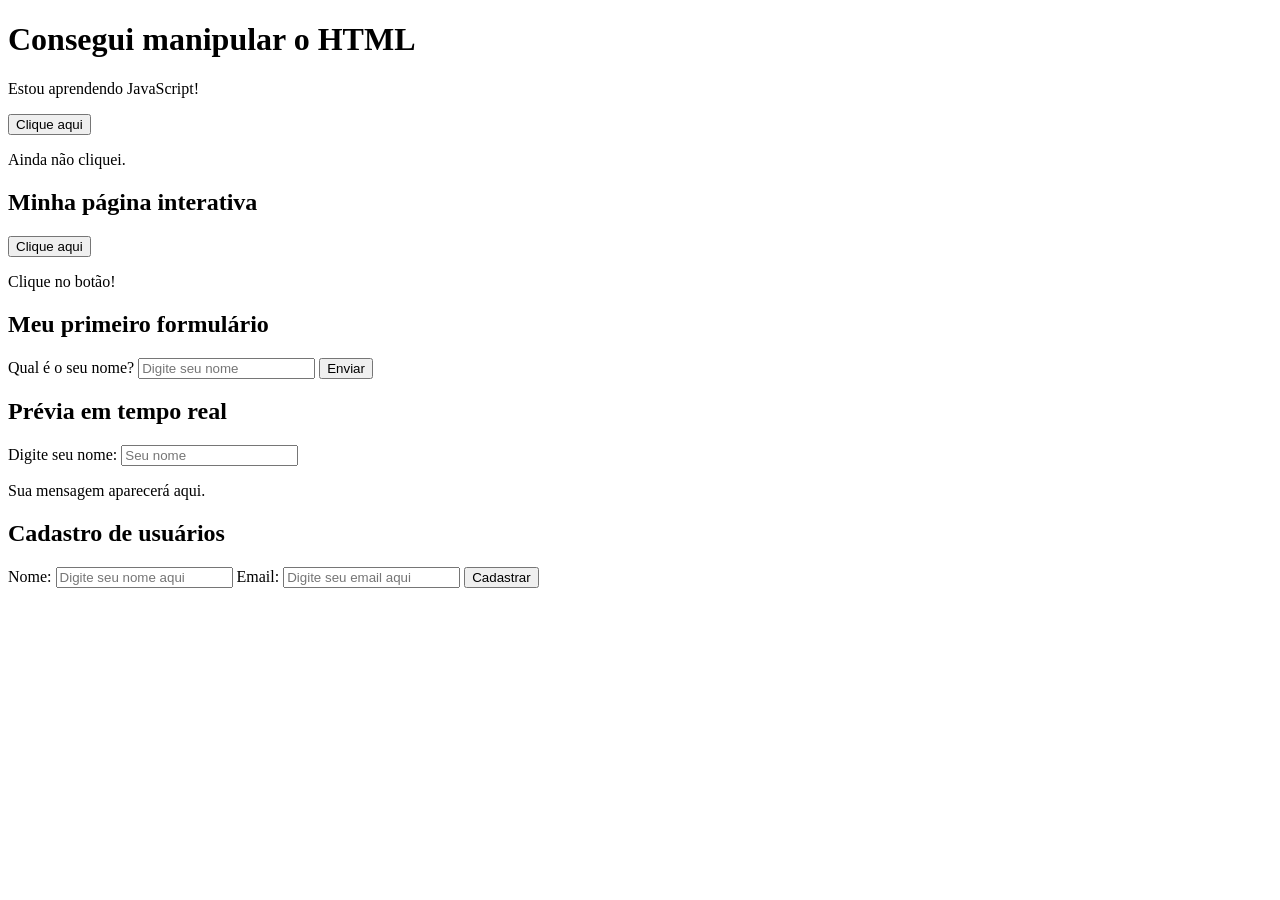
<file: dia-02-javascript/index.html>
<!DOCTYPE html>
<html lang="pt-BR">
<head>
    <meta charset="UTF-8">
    <meta name="viewport" content="width=device-width, initial-scale=1.0">
    <title> Meu primeiro projeto</title>
</head>
<body>
    <h1 id="titulo">Minha jornada em tecnologia</h1>
    <p>Estou aprendendo JavaScript!</p>
    <button id="meuBotao">Clique aqui</button>
    <p id="mensagem">Ainda não cliquei.</p>


    <h2>Minha página interativa</h2>
    <button id="botaoAlternar">Clique aqui</button>
    <p id="mensagemAlternar">Clique no botão!</p>

    <h2>Meu primeiro formulário</h2>
    <label for="numeUsuario">Qual é o seu nome?</label>
    <input type="text" id="nomeUsuario" placeholder="Digite seu nome">
    <button id="botaoEnviar">Enviar</button>
    <p id="resposta"></p>
    



    <!--Dia 14-->
    <h2>Prévia em tempo real</h2>

    <label for="nomeAoVivo">Digite seu nome:</label>
    <input type="text" id="nomeAoVivo" placeholder="Seu nome">

    <p id="preVisualizacao">Sua mensagem aparecerá aqui.</p>

    <!--Dia 15-->

    <h2>Cadastro de usuários</h2>
    <label for="nomeCadastro">Nome:</label>
    <input type="text" id="nomeCadastro" placeholder="Digite seu nome aqui">
    <label for="emailCadastro">Email:</label>
    <input type="email" id="emailCadastro" placeholder="Digite seu email aqui">
    <button id="enviarCadastro">Cadastrar</button>

    <p id="resultadoCadastro"></p>

    

<script src="script.js"></script>
</body>
</html>
</file>
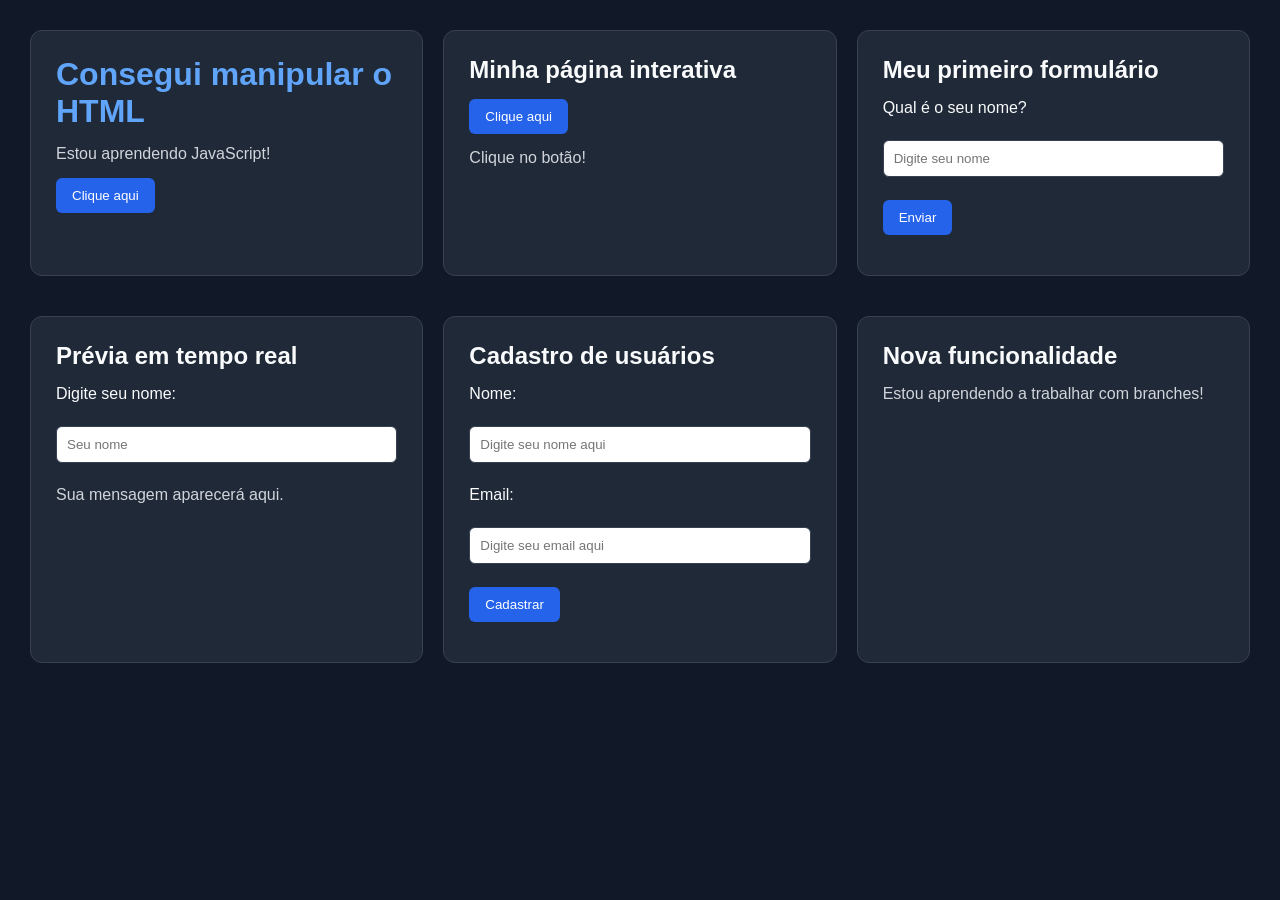
<file: estudos-javascript/index.html>
<!DOCTYPE html>
<html lang="pt-BR">

<head>
    <meta charset="UTF-8">
    <meta name="viewport" content="width=device-width, initial-scale=1.0">
    <title> Meu primeiro projeto</title>
    <link rel="stylesheet" href="style.css">
</head>

<body>
    <div class="container">
        <div class="card">
            <h1 id="titulo">Minha jornada em tecnologia</h1>
            <p>Estou aprendendo JavaScript!</p>
            <button id="meuBotao">Clique aqui</button>
        </div>

        <div class="card">
            <h2>Minha página interativa</h2>
            <button id="botaoAlternar">Clique aqui</button>
            <p id="mensagemAlternar">Clique no botão!</p>
        </div>

        <div class="card">
            <h2>Meu primeiro formulário</h2>
            <label for="nomeUsuario">Qual é o seu nome?</label>
            <input type="text" id="nomeUsuario" placeholder="Digite seu nome">
            <button id="botaoEnviar">Enviar</button>
            <p id="resposta"></p>
        </div>

        <div class="card">
            <!--Dia 14-->
            <h2>Prévia em tempo real</h2>
            <label for="nomeAoVivo">Digite seu nome:</label>
            <input type="text" id="nomeAoVivo" placeholder="Seu nome">
            <p id="preVisualizacao">Sua mensagem aparecerá aqui.</p>
        </div>

        <div class="card">
            <!--Dia 15-->
            <h2>Cadastro de usuários</h2>
            <label for="nomeCadastro">Nome:</label>
            <input type="text" id="nomeCadastro" placeholder="Digite seu nome aqui">
            <label for="emailCadastro">Email:</label>
            <input type="email" id="emailCadastro" placeholder="Digite seu email aqui">
            <button id="enviarCadastro">Cadastrar</button>
            <p id="resultadoCadastro"></p>
        </div>

        <div class="card">
            <h2>Nova funcionalidade</h2>
            <p>Estou aprendendo a trabalhar com branches!</p>
        </div>

    </div>
    <script src="script.js"></script>

</body>
</html>
</file>
<file: estudos-javascript/style.css>
/* Configurações gerais */
* {
    margin: 0;
    padding: 0;
    box-sizing: border-box;
}

body {
    background-color: #111827;
    color: #f9fafb;
    font-family: Arial, sans-serif;
    padding: 30px;
}

/* Títulos */
h1 {
    color: #60a5fa;
    margin-bottom: 20px;
}

h2 {
    margin-top: 30px;
    margin-bottom: 15px;
}

/* Textos */
p {
    color: #d1d5db;
    margin-bottom: 15px;
}

/* Campos */
input {
    padding: 10px;
    border-radius: 6px;
    border: 1px solid #374151;
    margin: 8px 0;
}

/* Botões */
button {
    background-color: #2563eb;
    color: white;
    padding: 10px 16px;
    border: none;
    border-radius: 6px;
    cursor: pointer;
}

button:hover {
    background-color: #1d4ed8;
}

.card {
    background-color: #1f2937;
    padding: 25px;
    margin-bottom: 20px;
    border-radius: 12px;
    border: 1px solid #374151;
    display: flex;
    flex-direction: column;
    gap: 15px;
}




.card h1,
.card h2 {
    margin: 0;
}

.card p {
    margin: 0;
}

.card button {
    align-self: flex-start;
}


@media (max-width: 600px) {
    body {
        padding: 15px;
    }

    .card {
        padding: 18px;
    }

    input {
        max-width: 100%;
    }
}



.container {
    display: flex;
    flex-wrap: wrap;
    gap: 20px;
}

.card {
    flex: 1 1 300px;
}

.card {
    transition: transform 0.3s ease, border-color 0.3s ease;
}

.card:hover {
    transform: translateY(-5px);
    border-color: #60a5fa;
}
</file>
